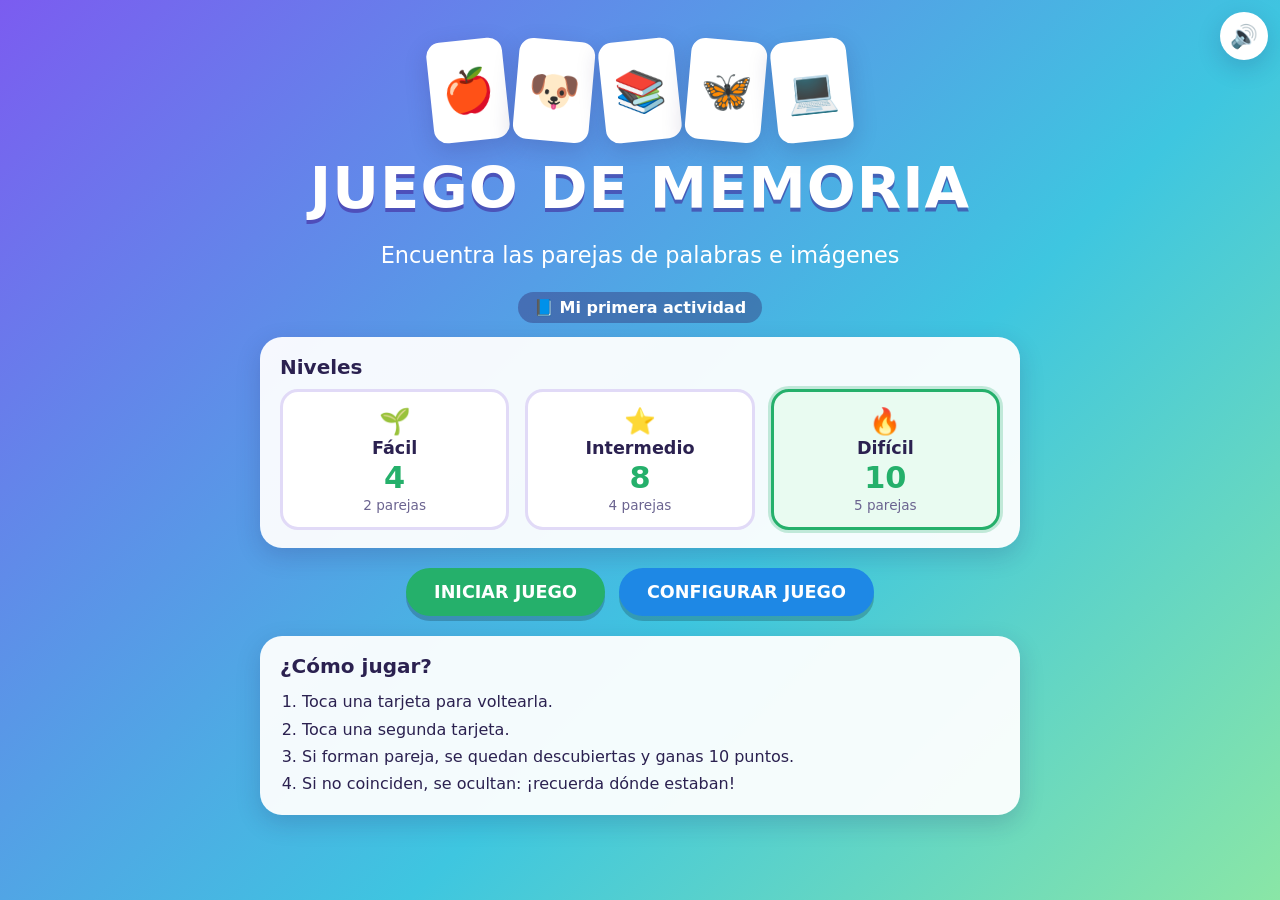
<file: index.html>
<!DOCTYPE html>
<html lang="es"><head><meta charset="UTF-8"><meta name="viewport" content="width=device-width,initial-scale=1">
<title>Juego de Memoria</title>
<link rel="stylesheet" href="css/style.css"><link rel="stylesheet" href="css/juego.css"></head>
<body>
<button id="btnSonido" class="btn-sonido" aria-label="Activar o desactivar sonido">🔊</button>

<!-- PANTALLA PRINCIPAL -->
<main id="inicio" class="pantalla activa">
  <div class="deco" aria-hidden="true"><span>🍎</span><span>🐶</span><span>📚</span><span>🦋</span><span>💻</span></div>
  <h1>JUEGO DE MEMORIA</h1>
  <p class="sub">Encuentra las parejas de palabras e imágenes</p>
  <p id="actInfo" class="act-info"></p>
  <section class="panel">
    <h2>Niveles</h2>
    <div id="niveles" class="niveles"></div>
  </section>
  <div class="acciones">
    <button id="btnIniciar" class="btn btn-verde">INICIAR JUEGO</button>
    <a href="configuracion.html" class="btn btn-azul">CONFIGURAR JUEGO</a>
  </div>
  <section class="panel instr">
    <h2>¿Cómo jugar?</h2>
    <ol><li>Toca una tarjeta para voltearla.</li><li>Toca una segunda tarjeta.</li>
    <li>Si forman pareja, se quedan descubiertas y ganas 10 puntos.</li>
    <li>Si no coinciden, se ocultan: ¡recuerda dónde estaban!</li></ol>
  </section>
</main>

<!-- CUENTA REGRESIVA -->
<div id="cuenta" class="pantalla"><div id="cuentaNum">3</div></div>

<!-- TABLERO -->
<main id="juego" class="pantalla">
  <header class="hud">
    <h2 id="juegoTitulo"></h2>
    <div class="stats">
      <div class="stat">⏱️<b id="hTiempo">00:00</b><small>Tiempo</small></div>
      <div class="stat">⭐<b id="hPuntos">0</b><small>Puntaje</small></div>
      <div class="stat">🧩<b id="hParejas">0 / 0</b><small>Parejas</small></div>
    </div>
    <div class="progreso" aria-label="Progreso"><div id="hBarra"></div><span id="hPct">0%</span></div>
    <button id="btnSalir" class="btn btn-rojo btn-chico">SALIR DEL JUEGO</button>
  </header>
  <section id="tablero" class="tablero"></section>
</main>

<!-- MODAL SALIR -->
<div id="modalSalir" class="modal" role="dialog" aria-modal="true"><div class="modal-caja">
  <h2>¿Abandonar la actividad?</h2><p>Si sales, perderás el progreso de esta partida.</p>
  <div class="acciones"><button id="salirNo" class="btn btn-verde">CONTINUAR JUGANDO</button><button id="salirSi" class="btn btn-rojo">SÍ, SALIR</button></div>
</div></div>

<!-- MODAL VICTORIA -->
<div id="modalVictoria" class="modal" role="dialog" aria-modal="true"><div class="modal-caja victoria">
  <div id="confeti" class="confeti" aria-hidden="true"></div>
  <svg viewBox="0 0 120 130" class="copa" aria-hidden="true"><path d="M30 10h60v36c0 20-14 34-30 34S30 66 30 46z" fill="#ffc93c" stroke="#e09f00" stroke-width="3"/><path d="M30 18H10c0 24 10 36 24 38M90 18h20c0 24-10 36-24 38" fill="none" stroke="#e09f00" stroke-width="6" stroke-linecap="round"/><rect x="54" y="80" width="12" height="20" fill="#e09f00"/><rect x="34" y="100" width="52" height="14" rx="5" fill="#8a5cf6"/><path d="M60 22l5 11 12 1-9 8 3 12-11-6-11 6 3-12-9-8 12-1z" fill="#fff"/></svg>
  <h2>¡FELICIDADES, HAS COMPLETADO EL JUEGO!</h2>
  <p id="mTitulo" class="m-act"></p>
  <div class="resultados">
    <div><b id="mPuntos">0</b><small>Puntaje total</small></div>
    <div><b id="mParejas">0</b><small>Parejas encontradas</small></div>
    <div><b id="mTiempo">00:00</b><small>Tiempo total</small></div>
  </div>
  <p id="mMotivo" class="m-motivo"></p>
  <div class="acciones"><button id="bJugar" class="btn btn-verde">VOLVER A JUGAR</button><button id="bInicio" class="btn btn-azul">INICIO</button></div>
</div></div>

<script src="js/almacenamiento.js"></script>
<script src="js/sonidos.js"></script>
<script src="js/juego.js"></script>
<script src="js/main.js"></script>
</body></html>
</file>
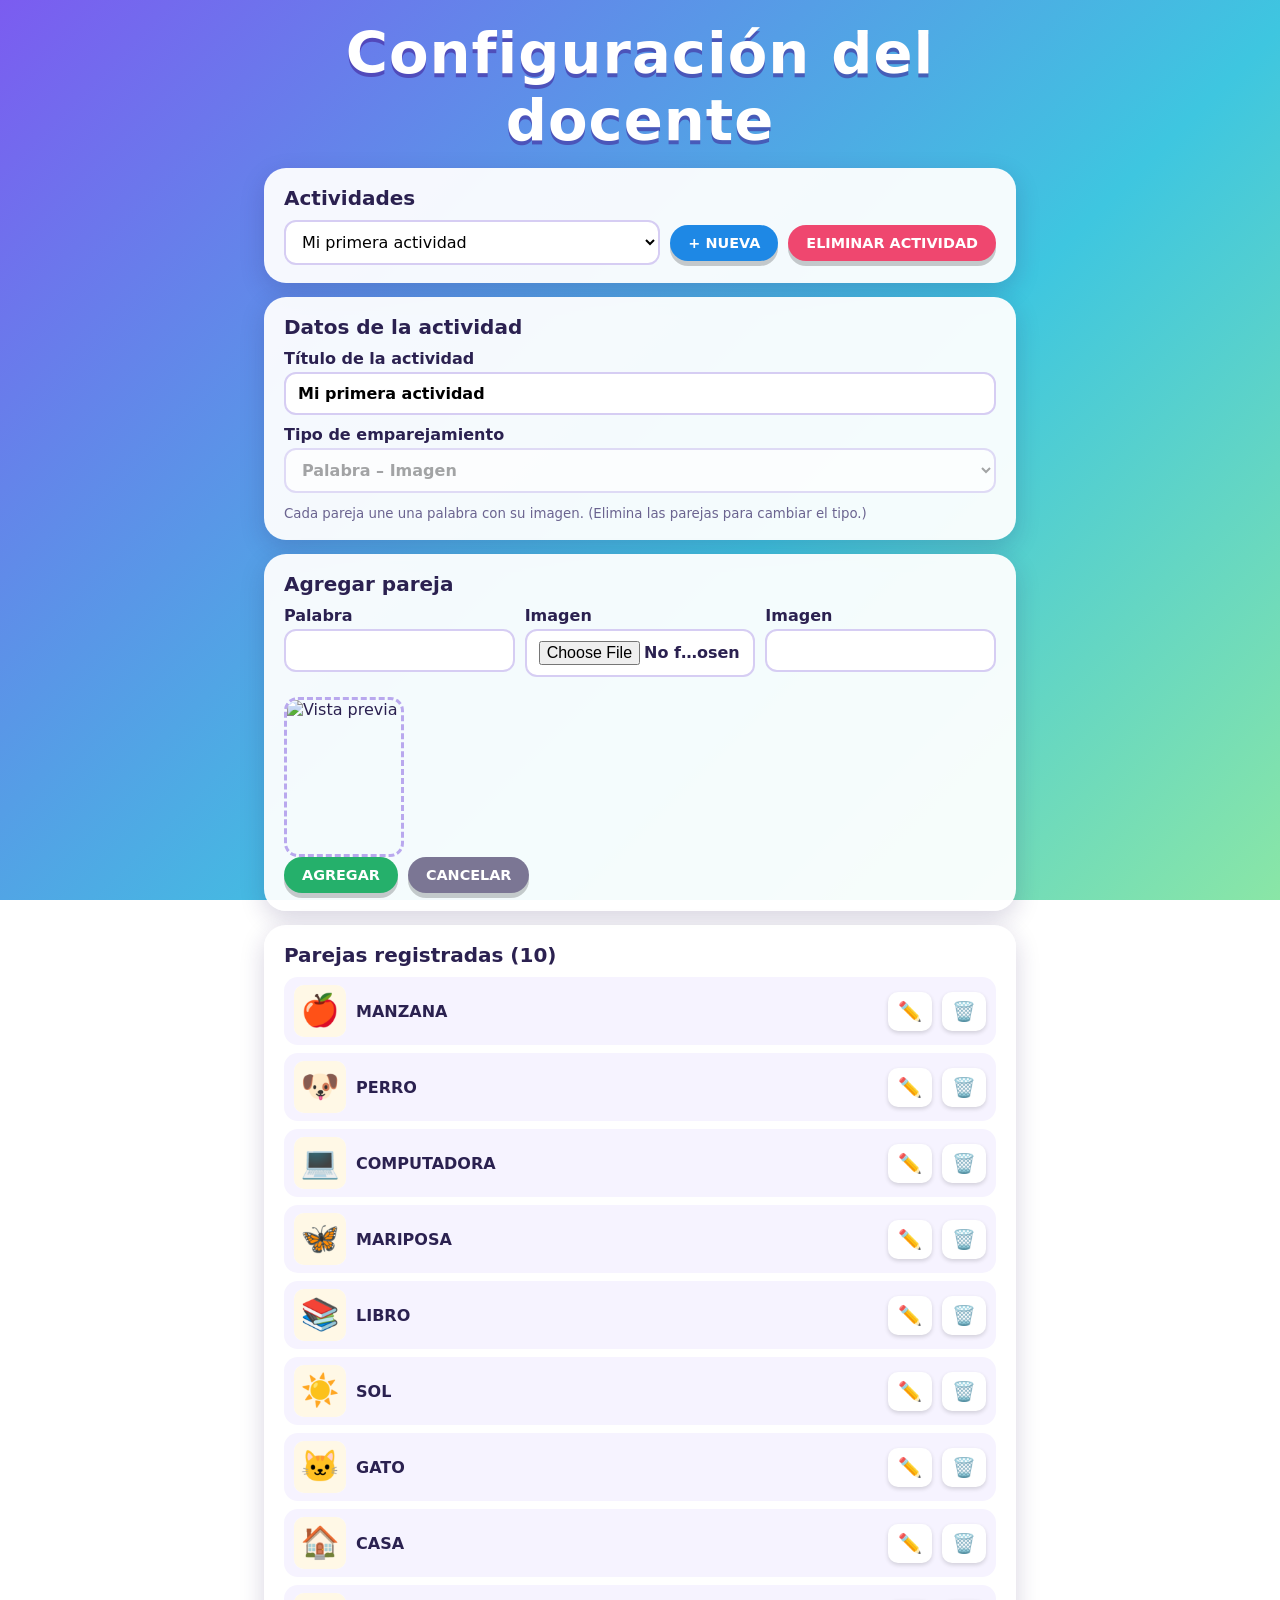
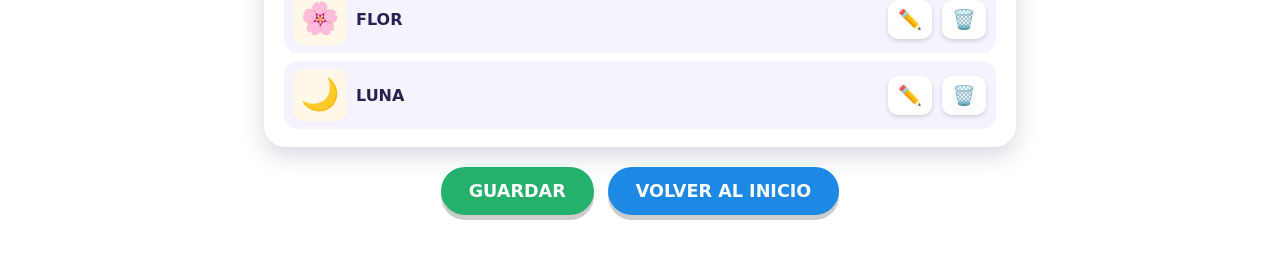
<file: configuracion.html>
<!DOCTYPE html>
<html lang="es"><head><meta charset="UTF-8"><meta name="viewport" content="width=device-width,initial-scale=1">
<title>Configuración del docente</title>
<link rel="stylesheet" href="css/style.css"><link rel="stylesheet" href="css/configuracion.css"></head>
<body class="cfg">
<div id="msg" class="msg" role="status"></div>
<main class="cfg-wrap">
  <h1>Configuración del docente</h1>
  <section class="panel">
    <h2>Actividades</h2>
    <div class="fila">
      <select id="selAct" aria-label="Actividad"></select>
      <button id="btnNueva" class="btn btn-azul btn-chico">+ NUEVA</button>
      <button id="btnElimAct" class="btn btn-rojo btn-chico">ELIMINAR ACTIVIDAD</button>
    </div>
  </section>
  <section class="panel">
    <h2>Datos de la actividad</h2>
    <label>Título de la actividad<input id="titulo" maxlength="60" placeholder="Ej.: Vocabulario de los animales"></label>
    <label>Tipo de emparejamiento<select id="tipo"></select></label>
    <small id="tipoAyuda"></small>
  </section>
  <section class="panel">
    <h2 id="formTitulo">Agregar pareja</h2>
    <div class="form-par">
      <label><span id="lblA">Palabra</span><input id="inpA" maxlength="120" autocomplete="off"></label>
      <label id="boxFile"><span>Imagen</span><input id="inpFile" type="file" accept="image/*"></label>
      <label id="boxB" hidden><span id="lblB">Respuesta</span><input id="inpB" maxlength="160" autocomplete="off"></label>
      <div id="prevBox" class="prev" hidden><img id="prev" alt="Vista previa"></div>
    </div>
    <div class="fila">
      <button id="btnAgregar" class="btn btn-verde btn-chico">AGREGAR</button>
      <button id="btnCancelar" class="btn btn-gris btn-chico" hidden>CANCELAR</button>
    </div>
  </section>
  <section class="panel">
    <h2>Parejas registradas (<span id="cont">0</span>)</h2>
    <ul id="lista" class="lista"></ul>
  </section>
  <div class="acciones">
    <button id="btnGuardar" class="btn btn-verde">GUARDAR</button>
    <a href="index.html" class="btn btn-azul">VOLVER AL INICIO</a>
  </div>
</main>
<!-- Confirmación para eliminar una pareja -->
<div id="modalElim" class="modal" role="dialog" aria-modal="true" aria-labelledby="elimTit"><div class="modal-caja">
  <h2 id="elimTit">¿Eliminar pareja?</h2>
  <p>¿Estás seguro de que deseas eliminar esta pareja? Esta acción no se puede deshacer.</p>
  <div class="acciones"><button id="elimNo" class="btn btn-gris">CANCELAR</button><button id="elimSi" class="btn btn-rojo">ELIMINAR</button></div>
</div></div>
<script src="js/almacenamiento.js"></script>
<script src="js/configuracion.js"></script>
</body></html>
</file>
<file: css/style.css>
/* Estilos base compartidos: variables, botones, paneles, modales, pantalla de inicio */
:root{--p:#6c3fd0;--azul:#1e88e5;--verde:#25b06b;--rojo:#ef476f;--tx:#2b2150;--sombra:0 8px 24px rgba(40,20,90,.18)}
*{box-sizing:border-box;margin:0}
body{font-family:'Trebuchet MS','Segoe UI',system-ui,sans-serif;color:var(--tx);min-height:100vh;
  background:linear-gradient(135deg,#7b5cf0 0%,#3ec6e0 60%,#8ae6a6 100%) fixed}
h1{font-size:clamp(2rem,7vw,3.6rem);color:#fff;text-shadow:0 4px 0 rgba(60,20,140,.5);letter-spacing:1px;text-align:center}
h2{font-size:1.25rem;margin-bottom:10px}
.sub{color:#fff;font-size:clamp(1rem,3vw,1.4rem);margin:6px 0 10px;text-align:center}
.pantalla{display:none;min-height:100vh;padding:20px 14px 40px;flex-direction:column;align-items:center;gap:14px}
.pantalla.activa{display:flex}
.panel{background:rgba(255,255,255,.94);border-radius:22px;padding:18px 20px;box-shadow:var(--sombra);width:100%;max-width:760px}
.btn{font:inherit;font-weight:800;font-size:1.1rem;border:0;border-radius:50px;padding:14px 28px;color:#fff;cursor:pointer;
  text-decoration:none;display:inline-block;text-align:center;box-shadow:0 5px 0 rgba(0,0,0,.2);transition:transform .1s}
.btn:hover{transform:translateY(-2px)}.btn:active{transform:translateY(3px);box-shadow:0 2px 0 rgba(0,0,0,.2)}
.btn:disabled{opacity:.5;cursor:not-allowed}
.btn:focus-visible,select:focus-visible,input:focus-visible,textarea:focus-visible,.nivel:focus-visible{outline:4px solid #ffd23f;outline-offset:2px}
.btn-chico{font-size:.9rem;padding:10px 18px}
.btn-verde{background:var(--verde)}.btn-azul{background:var(--azul)}.btn-rojo{background:var(--rojo)}.btn-gris{background:#7b7694}
.acciones{display:flex;gap:14px;flex-wrap:wrap;justify-content:center;margin:6px 0}
.btn-sonido{position:fixed;top:12px;right:12px;z-index:60;width:48px;height:48px;border-radius:50%;border:0;background:#fff;font-size:1.4rem;cursor:pointer;box-shadow:var(--sombra)}
.deco{display:flex;gap:10px;margin-top:20px}
.deco span{width:clamp(50px,14vw,76px);aspect-ratio:3/4;background:#fff;border-radius:14px;display:grid;place-items:center;font-size:clamp(1.6rem,6vw,2.6rem);
  box-shadow:var(--sombra);animation:flota 3s ease-in-out infinite}
.deco span:nth-child(odd){rotate:-6deg}.deco span:nth-child(even){rotate:5deg;animation-delay:.6s}
.deco span:nth-child(3){animation-delay:1.2s}
@keyframes flota{50%{translate:0 -10px}}
.act-info{color:#fff;font-weight:700;text-align:center;background:rgba(40,20,90,.35);padding:6px 16px;border-radius:30px}
.niveles{display:grid;grid-template-columns:repeat(3,minmax(0,1fr));gap:clamp(8px,2vw,16px)}
.nivel{font:inherit;min-width:0;border:3px solid #e1daf7;background:#fff;border-radius:18px;padding:clamp(8px,2vw,14px) 6px;text-align:center;cursor:pointer;color:var(--tx);display:flex;flex-direction:column;gap:2px;align-items:center}
.nivel .ic{font-size:1.6rem}.nivel b{font-size:1.1rem}.nivel .num{font-size:1.9rem;font-weight:900;color:var(--verde)}.nivel small{color:#6b6490;font-size:clamp(.7rem,2.2vw,.85rem)}
.nivel.sel{border-color:var(--verde);background:#e9fbf1;box-shadow:0 0 0 3px rgba(37,176,107,.25)}
.nivel:disabled{opacity:.45;cursor:not-allowed}
.instr ol{padding-left:22px;line-height:1.7}
/* Móviles estrechos: los niveles se apilan en filas */
@media(max-width:520px){.niveles{grid-template-columns:1fr}.nivel{flex-direction:row;flex-wrap:wrap;justify-content:center;align-items:center;gap:4px 12px}.nivel .num{font-size:1.6rem}}
.modal{position:fixed;inset:0;background:rgba(30,20,60,.65);display:none;align-items:center;justify-content:center;z-index:100;padding:14px}
.modal.abierto{display:flex}
.modal-caja{background:#fff;border-radius:26px;padding:26px;max-width:480px;width:100%;text-align:center;max-height:94vh;overflow:auto;position:relative;animation:aparece .4s}
.modal-caja p{margin:6px 0 14px}
@keyframes aparece{from{transform:scale(.7);opacity:0}}
@media (prefers-reduced-motion:reduce){*{animation:none!important;transition:none!important}}
</file>
<file: css/juego.css>
/* Cuenta regresiva, HUD, tablero, tarjetas 3D y modal de victoria */
#cuenta{justify-content:center;background:rgba(40,20,90,.55)}
#cuentaNum{font-size:clamp(5rem,26vw,12rem);font-weight:900;color:#fff;text-shadow:0 8px 0 rgba(60,20,140,.6)}
#cuentaNum.pop{animation:pop .8s ease-out}
@keyframes pop{0%{transform:scale(.2);opacity:0}50%{transform:scale(1.25);opacity:1}100%{transform:scale(1)}}
.hud{width:100%;max-width:1000px;background:rgba(255,255,255,.95);border-radius:22px;padding:12px 16px;display:grid;gap:10px;box-shadow:var(--sombra);justify-items:center}
.hud h2{margin:0;text-align:center}
.stats{display:flex;gap:10px;flex-wrap:wrap;justify-content:center}
.stat{display:grid;grid-template-columns:auto auto;column-gap:8px;align-items:center;background:#f0ebff;border-radius:14px;padding:6px 14px}
.stat b{font-size:1.3rem}.stat small{grid-column:1/3;text-align:center;color:#6b6490}
.progreso{width:100%;height:20px;background:#e7e1f8;border-radius:12px;position:relative;overflow:hidden}
#hBarra{height:100%;width:0;background:linear-gradient(90deg,#25b06b,#7be495);transition:width .5s}
#hPct{position:absolute;inset:0;display:grid;place-items:center;font-size:.8rem;font-weight:800}
.tablero{--cols:5;display:grid;grid-template-columns:repeat(var(--cols),1fr);gap:clamp(8px,1.6vw,16px);width:100%;max-width:var(--maxw,1000px)}
.carta{all:unset;display:block;aspect-ratio:3/4;perspective:900px;cursor:pointer;-webkit-tap-highlight-color:transparent}
.carta:focus-visible{outline:4px solid #ffd23f;border-radius:16px}
.interior{position:relative;width:100%;height:100%;transform-style:preserve-3d;transition:transform .5s}
.carta.volteada .interior{transform:rotateY(180deg)}
.cara{position:absolute;inset:0;border-radius:16px;backface-visibility:hidden;-webkit-backface-visibility:hidden;display:grid;place-items:center;box-shadow:0 6px 14px rgba(40,20,90,.25);overflow:hidden;padding:6px}
.dorso{background:repeating-linear-gradient(45deg,#7b5cf0 0 12px,#8d72f5 12px 24px);border:4px solid #fff;font-size:clamp(1.5rem,5vw,2.8rem);color:#fff}
.frente{transform:rotateY(180deg);background:#fff;border:4px solid #fff}
.frente.tipo-a{background:#dff1ff}
.frente img{width:100%;height:100%;object-fit:contain}
.frente span{font-weight:900;font-size:clamp(.8rem,2.6vw,1.6rem);text-align:center;word-break:break-word;color:#23446b}
.frente span.largo{font-size:clamp(.6rem,1.7vw,1rem);font-weight:700}
.carta.error .frente{background:#ffe3ea;animation:tiembla .4s}
.carta.acertada{cursor:default}
.carta.acertada .frente{background:#d8f8e6;border-color:var(--verde);box-shadow:0 0 0 4px rgba(37,176,107,.35),0 6px 14px rgba(40,20,90,.25)}
.carta.acertada .interior{animation:salto .6s}
@keyframes tiembla{25%{translate:-6px}75%{translate:6px}}
@keyframes salto{40%{transform:rotateY(180deg) scale(1.12)}}
@media(max-width:600px){.tablero{grid-template-columns:repeat(var(--colsm,4),1fr);max-width:var(--maxwm,100%)}.stat{padding:4px 10px}}
.victoria{overflow:hidden}
.copa{width:130px;animation:copa 1.6s ease-in-out infinite;filter:drop-shadow(0 8px 10px rgba(224,159,0,.45))}
@keyframes copa{50%{transform:translateY(-8px) rotate(4deg)}}
.victoria h2{color:var(--p);font-size:1.4rem}.m-act{font-weight:800}
.resultados{display:grid;grid-template-columns:repeat(3,1fr);gap:8px;margin:12px 0}
.resultados div{background:#f0ebff;border-radius:14px;padding:10px 4px;display:grid}.resultados b{font-size:1.5rem}.resultados small{font-size:.75rem;color:#6b6490}
.m-motivo{font-weight:700;color:#25805a}
.confeti{position:absolute;inset:0;pointer-events:none}
.confeti i{position:absolute;top:-14px;width:10px;height:16px;animation:cae linear infinite}
@keyframes cae{to{transform:translateY(110vh) rotate(720deg)}}
</file>
<file: css/configuracion.css>
/* Página del docente */
.cfg-wrap{max-width:780px;margin:0 auto;padding:20px 14px 50px;display:grid;gap:14px;justify-items:center}
.cfg label{display:grid;gap:4px;font-weight:700;margin-bottom:10px}
.cfg input,.cfg textarea,.cfg select{font:inherit;padding:10px 12px;border:2px solid #d6cdf3;border-radius:12px;width:100%;background:#fff}
.cfg small{color:#6b6490}
.fila{display:flex;gap:10px;flex-wrap:wrap;align-items:center}.fila select{flex:1;min-width:180px}
.form-par{display:grid;grid-template-columns:repeat(auto-fit,minmax(220px,1fr));gap:10px;align-items:start}
.prev{width:120px;aspect-ratio:3/4;border:3px dashed #b9a8ee;border-radius:14px;display:grid;place-items:center;overflow:hidden}
.prev img{width:100%;height:100%;object-fit:contain}
.lista{list-style:none;padding:0;display:grid;gap:8px}
.lista li{display:flex;align-items:center;gap:10px;background:#f6f3ff;border-radius:14px;padding:8px 10px}
.lista .mini{width:52px;height:52px;border-radius:10px;object-fit:contain;background:#fff;flex:none}
.lista .txt{flex:1;overflow-wrap:anywhere}.lista .txt b{display:block}.lista .txt small{display:block}
.lista button{border:0;background:#fff;border-radius:10px;font-size:1.2rem;padding:8px 10px;cursor:pointer;box-shadow:0 2px 4px rgba(0,0,0,.15)}
.lista .vacio{display:block;text-align:center;color:#6b6490;padding:12px}
.msg{position:fixed;top:14px;left:50%;translate:-50% -120px;padding:12px 22px;border-radius:30px;color:#fff;font-weight:800;z-index:200;transition:translate .3s;max-width:92vw;text-align:center}
.msg.ver{translate:-50% 0}.msg.ok{background:var(--verde)}.msg.err{background:var(--rojo)}
</file>
